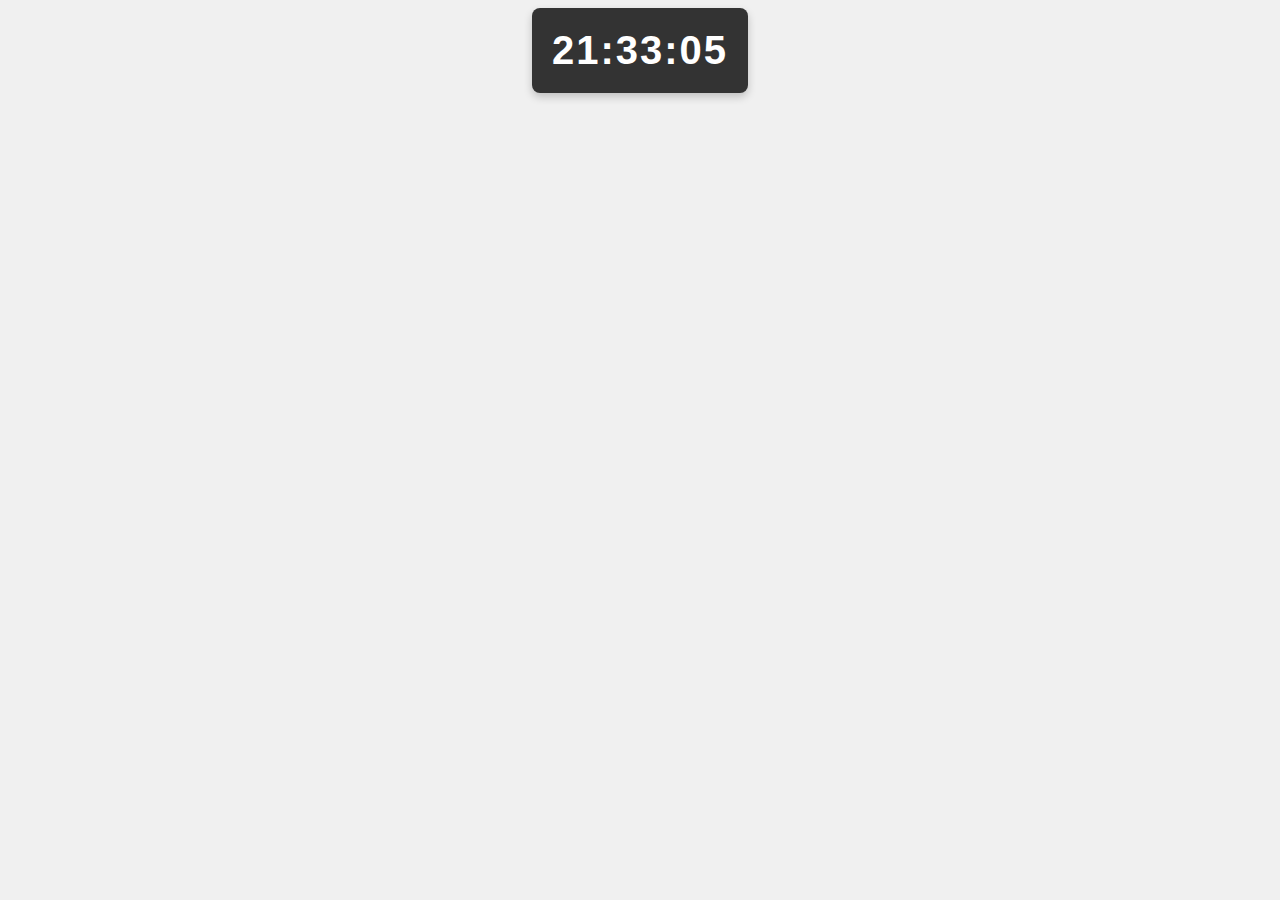
<file: index.html>
<!DOCTYPE html>
<html lang="zh-CN">
<head>
    <meta charset="UTF-8">
    <meta name="viewport" content="width=device-width, initial-scale=1.0">
    <title>数字时钟小组件</title>
    <link rel="stylesheet" href="style.css">
</head>
<body>
    <div id="clock-container">
        <div id="time">00:00:00</div>
    </div>
    <script src="script.js"></script>
</body>
</html>
</file>
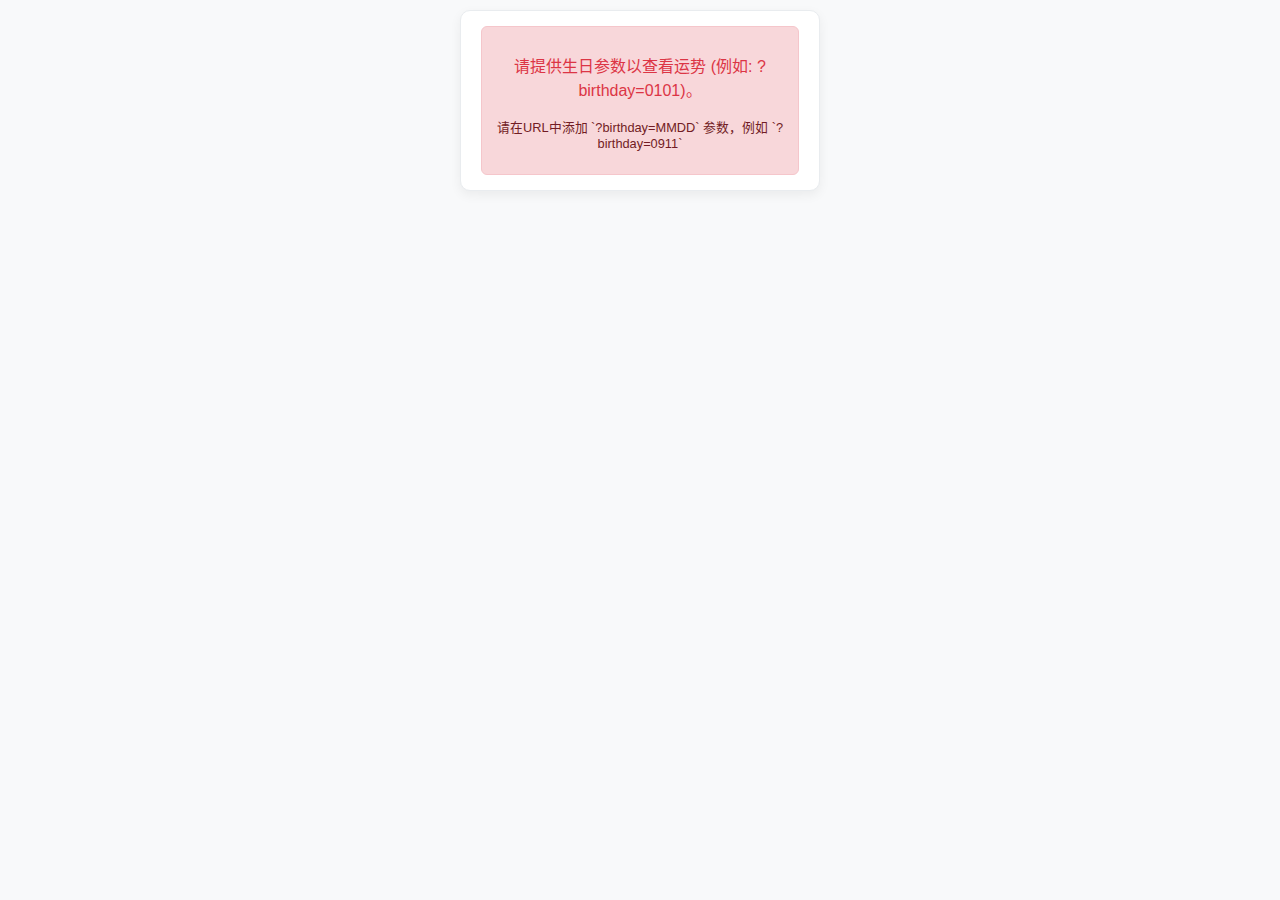
<file: docs/horoscope/index.html>
<!DOCTYPE html>
<html lang="zh-CN">

<head>
    <meta charset="UTF-8">
    <meta name="viewport" content="width=device-width, initial-scale=1.0">
    <title>星座运势</title>
    <link rel="stylesheet" href="style.css">
</head>

<body>
    <div class="horoscope-widget">
        <div id="loading-state" class="loading">
            <div class="spinner"></div>
            <p>正在加载您的专属运势...</p>
        </div>

        <div id="error-state" class="error-message" style="display: none;">
            <p id="error-text"></p>
            <p class="instructions">请在URL中添加 `?birthday=MMDD` 参数，例如 `?birthday=0911`</p>
        </div>

        <div id="data-display" style="display: none;">
            <header class="widget-header">
                <h2 id="sign-title"></h2> <!-- 水瓶座 -->
                <p id="current-time"></p> <!-- 5月27日 -->
            </header>

            <section class="short-comment-section">
                <p id="short-comment"></p> <!-- 常规的节奏进行 -->
            </section>

            <section class="todo-section">
                <div class="todo-item yi">
                    <span class="todo-label">宜</span>
                    <span id="todo-yi"></span>
                </div>
                <div class="todo-item ji">
                    <span class="todo-label">忌</span>
                    <span id="todo-ji"></span>
                </div>
            </section>

            <section class="lucky-info-grid">
                <div class="lucky-item">
                    <span class="label">幸运色:</span>
                    <span id="lucky-color" class="value"></span>
                </div>
                <div class="lucky-item">
                    <span class="label">幸运数字:</span>
                    <span id="lucky-number" class="value"></span>
                </div>
                <div class="lucky-item">
                    <span class="label">速配星座:</span>
                    <span id="lucky-constellation" class="value"></span>
                </div>
            </section>

            <section class="ratings-grid">
                <div class="rating-item">
                    <span class="label">综合运势:</span>
                    <span id="fortune-all" class="value"></span>
                    <span id="index-all" class="index-value"></span>
                </div>
                <div class="rating-item">
                    <span class="label">爱情运势:</span>
                    <span id="fortune-love" class="value"></span>
                    <span id="index-love" class="index-value"></span>
                </div>
                <div class="rating-item">
                    <span class="label">事业学业:</span>
                    <span id="fortune-work" class="value"></span>
                    <span id="index-work" class="index-value"></span>
                </div>
                <div class="rating-item">
                    <span class="label">财富运势:</span>
                    <span id="fortune-money" class="value"></span>
                    <span id="index-money" class="index-value"></span>
                </div>
                <div class="rating-item">
                    <span class="label">健康运势:</span>
                    <span id="fortune-health" class="value"></span>
                    <span id="index-health" class="index-value"></span>
                </div>
            </section>

            <section class="fortune-text-section">
                <h3><span class="icon">📖</span>运势详解</h3>
                <details>
                    <summary>综合运势<span class="arrow"></span></summary>
                    <p id="text-all"></p>
                </details>
                <details>
                    <summary>爱情运势<span class="arrow"></span></summary>
                    <p id="text-love"></p>
                </details>
                <details>
                    <summary>事业学业<span class="arrow"></span></summary>
                    <p id="text-work"></p>
                </details>
                <details>
                    <summary>财富运势<span class="arrow"></span></summary>
                    <p id="text-money"></p>
                </details>
                <details>
                    <summary>健康运势<span class="arrow"></span></summary>
                    <p id="text-health"></p>
                </details>
            </section>
        </div>
    </div>
    <script src="script.js"></script>
</body>

</html>
</file>
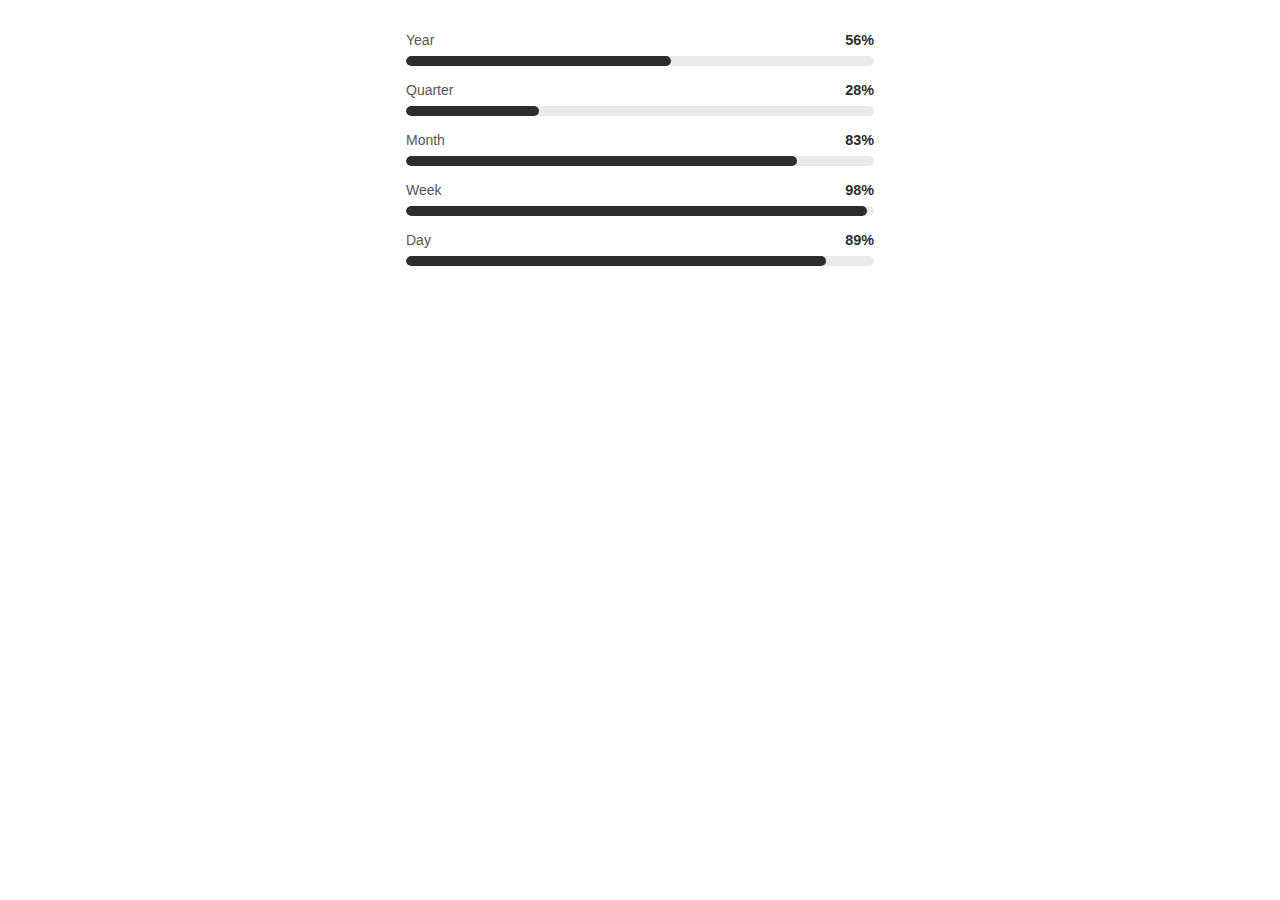
<file: docs/life-progress/index.html>
<!DOCTYPE html>
<html lang="zh-CN">
<head>
    <meta charset="UTF-8">
    <meta name="viewport" content="width=device-width, initial-scale=1.0">
    <title>时间进度条小组件</title>
    <link rel="stylesheet" href="style.css">
</head>
<body>
    <div class="progress-widget-container">
        <div class="progress-item">
            <div class="progress-label">
                <span class="label-text">Year</span>
                <span class="progress-percentage" id="year-percentage">0%</span>
            </div>
            <div class="progress-bar-track">
                <div class="progress-bar-fill" id="year-progress"></div>
            </div>
        </div>
        <div class="progress-item">
            <div class="progress-label">
                <span class="label-text">Quarter</span>
                <span class="progress-percentage" id="quarter-percentage">0%</span>
            </div>
            <div class="progress-bar-track">
                <div class="progress-bar-fill" id="quarter-progress"></div>
            </div>
        </div>
        <div class="progress-item">
            <div class="progress-label">
                <span class="label-text">Month</span>
                <span class="progress-percentage" id="month-percentage">0%</span>
            </div>
            <div class="progress-bar-track">
                <div class="progress-bar-fill" id="month-progress"></div>
            </div>
        </div>
        <div class="progress-item">
            <div class="progress-label">
                <span class="label-text">Week</span>
                <span class="progress-percentage" id="week-percentage">0%</span>
            </div>
            <div class="progress-bar-track">
                <div class="progress-bar-fill" id="week-progress"></div>
            </div>
        </div>
        <div class="progress-item">
            <div class="progress-label">
                <span class="label-text">Day</span>
                <span class="progress-percentage" id="day-percentage">0%</span>
            </div>
            <div class="progress-bar-track">
                <div class="progress-bar-fill" id="day-progress"></div>
            </div>
        </div>
    </div>
    <script src="script.js"></script>
</body>
</html>
</file>
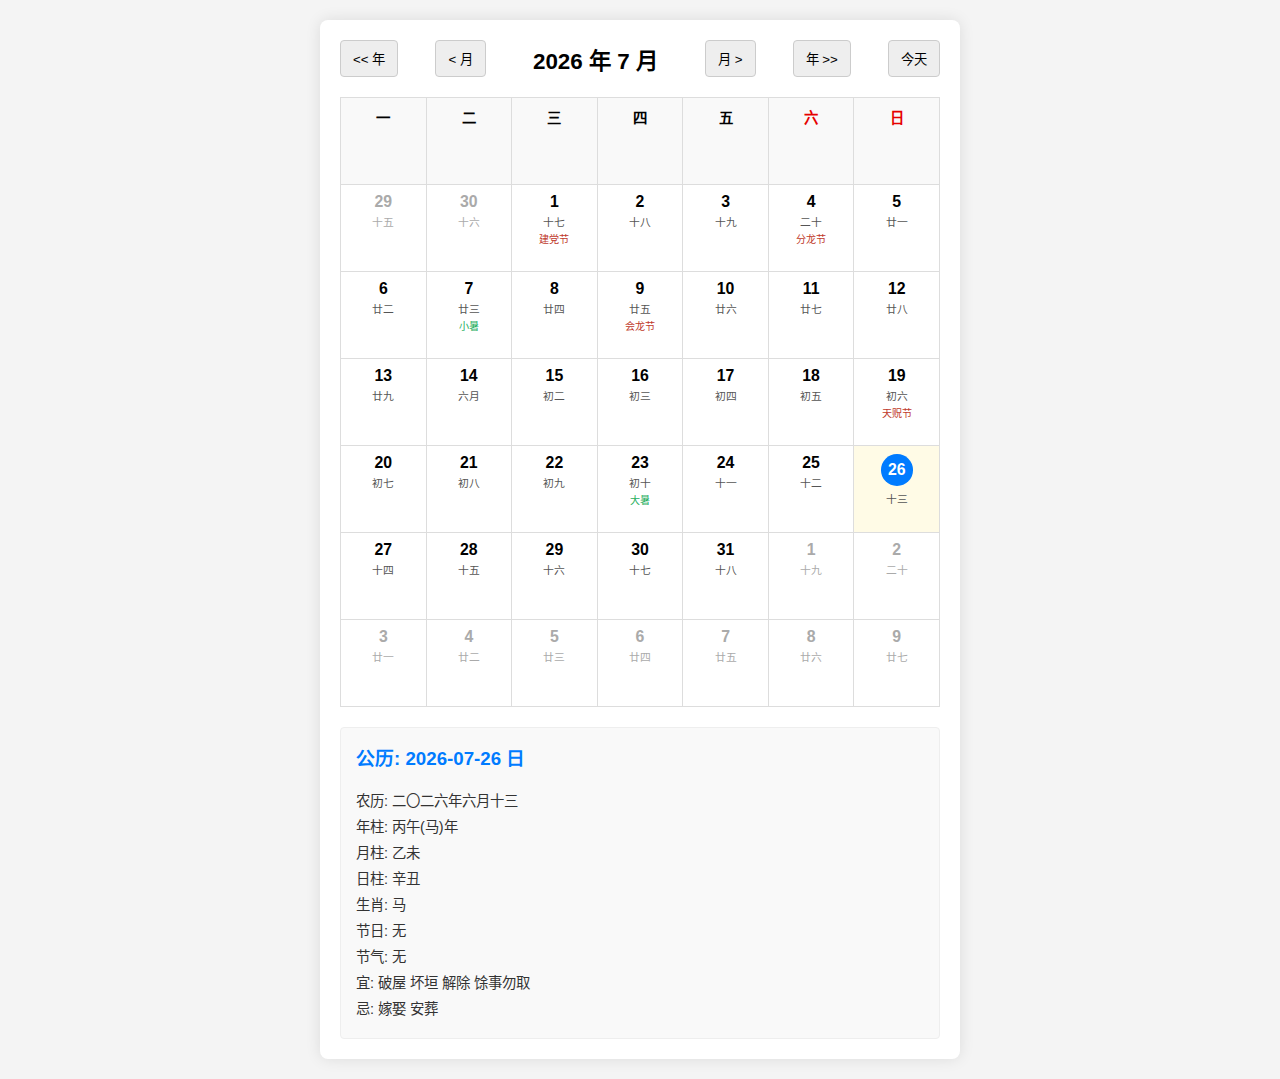
<file: docs/lunar-calendar/index.html>
<!DOCTYPE html>
<html lang="zh-CN">

<head>
    <meta charset="UTF-8">
    <meta name="viewport" content="width=device-width, initial-scale=1.0">
    <title>万年历</title>
    <link rel="stylesheet" href="style.css">
</head>

<body>
    <div class="calendar-container">
        <div class="calendar-header">
            <button id="prev-year">
                << 年</button>
                    <button id="prev-month">
                        < 月</button>
                            <h2 id="current-month-year"></h2>
                            <button id="next-month">月 ></button>
                            <button id="next-year">年 >></button>
                            <button id="go-to-today">今天</button>
        </div>
        <table class="calendar-table">
            <thead>
                <tr>
                    <th>一</th>
                    <th>二</th>
                    <th>三</th>
                    <th>四</th>
                    <th>五</th>
                    <th class="weekend">六</th>
                    <th class="weekend">日</th>
                </tr>
            </thead>
            <tbody id="calendar-body">
                <!-- 日期格子将由 JavaScript 生成 -->
            </tbody>
        </table>
        <div class="date-info-panel" id="date-info-panel" style="display:none;">
            <h3 id="info-solar"></h3>
            <p id="info-lunar"></p>
            <p id="info-ganzhi-year"></p>
            <p id="info-ganzhi-month"></p>
            <p id="info-ganzhi-day"></p>
            <p id="info-animal"></p>
            <p id="info-festivals"></p>
            <p id="info-jieqi"></p>
            <p id="info-yi"></p>
            <p id="info-ji"></p>
        </div>
    </div>

    <!-- 引入 lunar-javascript 库 -->
    <!-- 方式一: 本地文件 -->
    <!-- <script src="lib/lunar.min.js"></script> -->
    <!-- 方式二: CDN (推荐，记得替换为最新版本) -->
    <script src="lib/lunar.min.js"></script>
    <script src="script.js"></script>
</body>

</html>
</file>
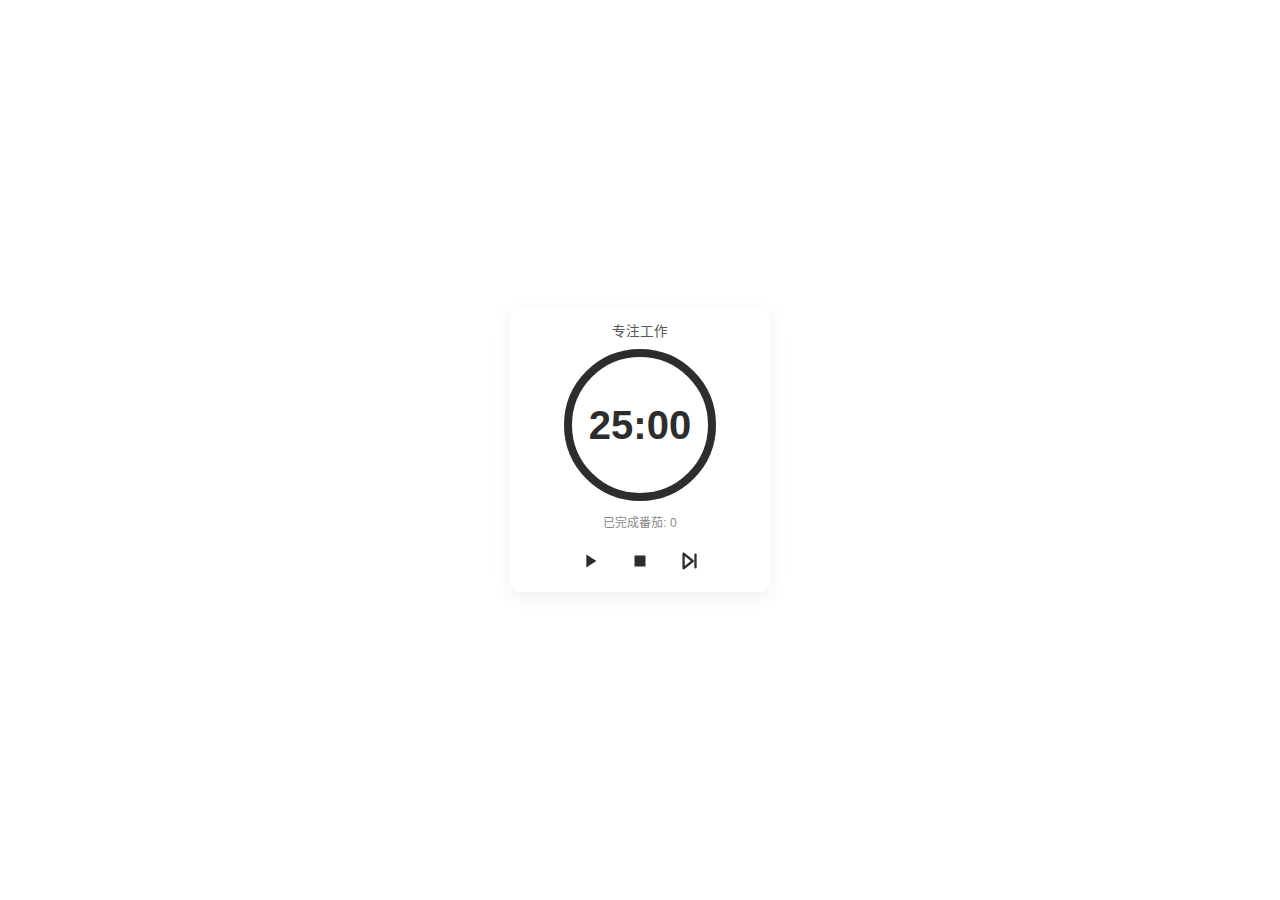
<file: docs/tomato-clock/index.html>
<!DOCTYPE html>
<html lang="zh-CN">

<head>
    <meta charset="UTF-8">
    <meta name="viewport" content="width=device-width, initial-scale=1.0">
    <title>番茄钟小组件</title>
    <link rel="stylesheet" href="style.css">
</head>

<body>
    <div class="pomodoro-widget-container">
        <div class="timer-area">
            <div class="status-display" id="status-display">准备开始</div>
            <div class="timer-circle-container">
                <svg class="timer-svg" viewBox="0 0 100 100">
                    <circle class="progress-track" cx="50" cy="50" r="45"></circle>
                    <circle class="progress-fill" id="progress-fill" cx="50" cy="50" r="45"
                        transform="rotate(-90 50 50)"></circle>
                </svg>
                <div class="time-display" id="time-display">25:00</div>
            </div>
            <div class="pomodoro-count-display" id="pomodoro-count-display">已完成番茄: 0</div>
        </div>

        <div class="controls">
            <button id="play-pause-button" class="control-button" title="开始/暂停">
                <svg id="play-icon" class="icon icon-play" viewBox="0 0 24 24" fill="currentColor">
                    <path d="M8 5v14l11-7z"></path>
                </svg>
                <svg id="pause-icon" class="icon icon-pause" viewBox="0 0 24 24" fill="currentColor"
                    style="display: none;">
                    <path d="M6 19h4V5H6v14zm8-14v14h4V5h-4z"></path>
                </svg>
            </button>
            <button id="stop-button" class="control-button" title="停止并重置当前">
                <svg class="icon icon-stop" viewBox="0 0 24 24" fill="currentColor">
                    <path d="M6 6h12v12H6z"></path>
                </svg>
            </button>
            <button id="skip-button" class="control-button" title="跳过当前阶段">
                <svg class="icon icon-skip" viewBox="0 0 24 24" stroke="currentColor" fill="none" stroke-width="2"
                    stroke-linecap="round" stroke-linejoin="round">
                    <polygon points="5 4 15 12 5 20 5 4"></polygon>
                    <line x1="18" y1="5" x2="18" y2="19"></line>
                </svg>
            </button>
        </div>
    </div>
    <script src="script.js"></script>
</body>

</html>
</file>
<file: style.css>
body {
    margin: 0; /* 确保小组件在 iframe 中不会有多余边距 */
    font-family: 'Arial', sans-serif;
    display: flex;
    justify-content: center;
    align-items: center;
    min-height: 100px; /* 给一个小组件的最小高度，可以根据内容调整 */
    background-color: #f0f0f0; /* 浅色背景，方便预览 */
    text-align: center;
}

#clock-container {
    padding: 20px;
    border-radius: 8px;
    background-color: #333;
    color: #fff;
    box-shadow: 0 4px 8px rgba(0,0,0,0.2);
}

#time {
    font-size: 2.5em; /* 字体可以调整 */
    font-weight: bold;
    letter-spacing: 2px;
}
</file>
<file: docs/horoscope/style.css>
/* style.css */
body {
    font-family: -apple-system, BlinkMacSystemFont, "Segoe UI", Roboto, "Helvetica Neue", Arial, "Noto Sans", sans-serif, "Apple Color Emoji", "Segoe UI Emoji", "Segoe UI Symbol", "Noto Color Emoji";
    margin: 0;
    padding: 10px;
    /* Reduced padding */
    background-color: #f8f9fa;
    color: #333;
    display: flex;
    justify-content: center;
    align-items: flex-start;
    min-height: 100vh;
    box-sizing: border-box;
}

.horoscope-widget {
    background-color: #ffffff;
    border: 1px solid #e9ecef;
    border-radius: 10px;
    box-shadow: 0 4px 12px rgba(0, 0, 0, 0.06);
    /* Slightly reduced shadow */
    padding: 15px 20px;
    /* Reduced padding */
    width: 100%;
    max-width: 360px;
    min-width: 240px;
    box-sizing: border-box;
    transition: opacity 0.3s ease-in-out;
}

/* 加载状态 */
.loading {
    text-align: center;
    padding: 20px 0;
    /* Reduced padding */
    color: #6c757d;
}

.spinner {
    border: 3px solid rgba(0, 0, 0, 0.1);
    /* Slightly smaller border */
    width: 30px;
    /* Reduced size */
    height: 30px;
    /* Reduced size */
    border-radius: 50%;
    border-left-color: #007bff;
    animation: spin 1s ease infinite;
    margin: 0 auto 8px;
    /* Reduced margin */
}

@keyframes spin {
    0% {
        transform: rotate(0deg);
    }

    100% {
        transform: rotate(360deg);
    }
}

/* 错误消息 */
.error-message {
    text-align: center;
    color: #dc3545;
    background-color: #f8d7da;
    border: 1px solid #f5c6cb;
    padding: 10px;
    /* Reduced padding */
    border-radius: 6px;
}

.error-message .instructions {
    font-size: 0.8em;
    /* Slightly reduced font size */
    color: #721c24;
    margin-top: 6px;
    /* Reduced margin */
}

.widget-header {
    text-align: center;
    margin-bottom: 15px;
    /* Reduced margin */
    padding-bottom: 10px;
    /* Reduced padding */
    border-bottom: 1px dashed #dee2e6;
}

.widget-header h2 {
    margin: 0 0 3px 0;
    /* Reduced margin */
    font-size: 1.7em;
    /* Reduced font size */
    color: #007bff;
    font-weight: 600;
}

.widget-header p {
    font-size: 0.9em;
    /* Reduced font size */
    color: #6c757d;
    margin: 0;
}

.short-comment-section {
    text-align: center;
    font-size: 1.0em;
    /* Reduced font size */
    color: #495057;
    padding: 8px 12px;
    /* Reduced padding */
    background-color: #e9f5ff;
    border-radius: 6px;
    margin-bottom: 15px;
    /* Reduced margin */
    font-style: italic;
}

.todo-section {
    display: flex;
    justify-content: space-around;
    margin-bottom: 15px;
    /* Reduced margin */
    gap: 10px;
    /* Reduced gap */
}

.todo-item {
    display: flex;
    align-items: center;
    padding: 6px 10px;
    /* Reduced padding */
    border-radius: 6px;
    flex-grow: 1;
    flex-basis: 0;
}

.todo-item.yi {
    background-color: #d4edda;
    color: #155724;
    border-left: 3px solid #28a745;
    /* Reduced border */
}

.todo-item.ji {
    background-color: #f8d7da;
    color: #721c24;
    border-left: 3px solid #dc3545;
    /* Reduced border */
}

.todo-label {
    font-weight: bold;
    font-size: 1.0em;
    /* Reduced font size */
    margin-right: 6px;
    /* Reduced margin */
    border: 1px solid currentColor;
    border-radius: 50%;
    width: 22px;
    /* Reduced size */
    height: 22px;
    /* Reduced size */
    display: inline-flex;
    justify-content: center;
    align-items: center;
}

.todo-item span:not(.todo-label) {
    font-size: 0.9em;
    /* Reduced font size */
}


.lucky-info-grid {
    display: grid;
    grid-template-columns: repeat(auto-fit, minmax(90px, 1fr));
    /* Slightly smaller minmax */
    gap: 10px;
    /* Reduced gap */
    margin-bottom: 15px;
    /* Reduced margin */
}

.lucky-item {
    background-color: #f8f9fa;
    padding: 10px;
    /* Reduced padding */
    border-radius: 6px;
    text-align: center;
    border: 1px solid #e9ecef;
}

.lucky-item .label {
    display: block;
    font-size: 0.75em;
    /* Reduced font size */
    color: #6c757d;
    margin-bottom: 4px;
    /* Reduced margin */
}

.lucky-item .value {
    font-size: 0.95em;
    /* Reduced font size */
    color: #212529;
    font-weight: 600;
}

.ratings-grid {
    display: grid;
    grid-template-columns: 1fr 1fr;
    gap: 10px;
    /* Reduced gap */
    margin-bottom: 15px;
    /* Reduced margin */
}

.rating-item {
    background-color: #f8f9fa;
    padding: 8px;
    /* Reduced padding */
    border-radius: 6px;
    border: 1px solid #e9ecef;
}

.rating-item .label {
    display: block;
    font-size: 0.8em;
    /* Reduced font size */
    color: #495057;
    margin-bottom: 3px;
    /* Reduced margin */
}

.rating-item .value {
    font-size: 1.1em;
    /* Reduced font size */
    color: #fd7e14;
    font-weight: bold;
    margin-right: 4px;
    /* Reduced margin */
}

.rating-item .index-value {
    font-size: 0.85em;
    /* Reduced font size */
    color: #6c757d;
}


.fortune-text-section h3 {
    font-size: 1.1em;
    /* Reduced font size */
    color: #343a40;
    margin-bottom: 10px;
    /* Reduced margin */
    border-bottom: 1px solid #dee2e6;
    padding-bottom: 6px;
    /* Reduced padding */
    display: flex;
    align-items: center;
}

.fortune-text-section h3 .icon {
    margin-right: 6px;
    /* Reduced margin */
    font-size: 1.0em;
    /* Reduced font size */
}

.fortune-text-section details {
    background-color: #fff;
    border: 1px solid #e0e0e0;
    border-radius: 6px;
    margin-bottom: 8px;
    /* Reduced margin */
    transition: background-color 0.2s;
}

.fortune-text-section details[open] {
    background-color: #f9f9f9;
}

.fortune-text-section summary {
    padding: 10px 12px;
    /* Reduced padding */
    font-weight: 600;
    color: #007bff;
    cursor: pointer;
    list-style: none;
    display: flex;
    justify-content: space-between;
    align-items: center;
    outline: none;
}

.fortune-text-section summary::-webkit-details-marker {
    display: none;
}

.fortune-text-section summary .arrow {
    display: inline-block;
    width: 0;
    height: 0;
    border-left: 4px solid transparent;
    /* Adjusted arrow size */
    border-right: 4px solid transparent;
    /* Adjusted arrow size */
    border-top: 5px solid #007bff;
    /* Adjusted arrow size */
    transition: transform 0.2s ease-in-out;
}

.fortune-text-section details[open] summary .arrow {
    transform: rotate(180deg);
}

.fortune-text-section details p {
    font-size: 0.9em;
    /* Reduced font size */
    line-height: 1.6;
    /* Adjusted line height */
    color: #495057;
    padding: 0px 12px 12px 12px;
    /* Reduced padding, especially top */
    margin: 0;
    text-align: justify;
}
</file>
<file: docs/life-progress/style.css>
/* 基本重置和页面设置 */
html {
    box-sizing: border-box;
    /* 更直观的盒模型 */
    font-size: 16px;
    /* 设置根字体大小，方便 rem 单位计算 */
}

*,
*::before,
*::after {
    box-sizing: inherit;
    margin: 0;
    padding: 0;
}

body {
    font-family: -apple-system, BlinkMacSystemFont, "Segoe UI", Roboto, Oxygen,
        Ubuntu, Cantarell, "Open Sans", "Helvetica Neue", sans-serif;
    background-color: #FFFFFF;
    /* 小组件外部的背景，对于 Notion Embed 来说，这可能是透明的或由Notion控制 */
    color: #333333;
    /* 默认文字颜色 */
    display: flex;
    justify-content: center;
    /* 水平居中（如果 body 直接作为容器）*/
    align-items: flex-start;
    /* 垂直对齐到顶部 */
    padding: 1rem;
    /* 在body周围留出一些空间，以便在独立打开时好看 */
    min-height: 100vh;
    /* 确保在内容较少时，背景也能撑开 */
}

/* 小组件主容器 */
.progress-widget-container {
    width: 100%;
    /* 占据父容器（如 Notion Embed）的全部宽度 */
    max-width: 500px;
    /* 可以设置一个最大宽度，防止在过宽的容器中拉伸变形 */
    min-width: 250px;
    /* 确保在非常窄的容器中不会挤压得太厉害 */
    padding: 1rem;
    /* 内边距 */
    background-color: #FFFFFF;
    /* 小组件卡片的背景色 */
    border-radius: 8px;
    /* 轻微的圆角 */
    /* 可以考虑添加一个非常细微的边框或阴影，如果需要在 Notion 中更突出显示 */
    /* border: 1px solid #E0E0E0; */
    /* box-shadow: 0 2px 8px rgba(0,0,0,0.05); */
}

.progress-item {
    margin-bottom: 1rem;
    /* 每个进度条项目之间的间距 */
}

.progress-item:last-child {
    margin-bottom: 0;
}

.progress-label {
    display: flex;
    justify-content: space-between;
    align-items: baseline;
    /* 基线对齐，使得不同大小的文字也能很好对齐 */
    margin-bottom: 0.5rem;
    /* 标签和进度条之间的间距 */
    font-size: 0.875rem;
    /* 约 14px, 如果根字体是16px */
}

.label-text {
    color: #555555;
    /* 标签文字颜色 (Year, Month etc.) */
    font-weight: 500;
    /* 中等粗细 */
}

.progress-percentage {
    color: #2D2D2D;
    /* 百分比文字颜色，与进度条填充色呼应 */
    font-weight: 600;
    /* 略粗一些 */
    font-size: 0.9rem;
    /* 可以让百分比稍微突出一点 */
}

/* 进度条轨道 */
.progress-bar-track {
    width: 100%;
    height: 10px;
    /* 进度条高度，可以根据喜好调整 */
    background-color: #EAEAEA;
    /* 浅灰色轨道背景 */
    border-radius: 5px;
    /* 使轨道也具有圆角 */
    overflow: hidden;
    /* 确保内部填充条的圆角不会溢出 */
}

/* 进度条填充 */
.progress-bar-fill {
    height: 100%;
    background-color: #2D2D2D;
    /* 高级感的黑色 */
    border-radius: 5px;
    /* 与轨道一致的圆角 */
    width: 0%;
    /* 初始宽度为0, 通过JS更新 */
    transition: width 0.6s cubic-bezier(0.25, 0.1, 0.25, 1);
    /* 更平滑自然的过渡动画 */
}

/* 针对非常小的屏幕或Notion Embed尺寸的调整 */
@media (max-width: 320px) {
    .progress-widget-container {
        padding: 0.75rem;
        min-width: unset;
        /* 在极小宽度下取消最小宽度限制 */
    }

    .progress-label {
        font-size: 0.8rem;
        /* 略微减小字体 */
    }

    .progress-percentage {
        font-size: 0.85rem;
    }

    .progress-bar-track {
        height: 8px;
        /* 略微减小进度条高度 */
        border-radius: 4px;
    }

    .progress-bar-fill {
        border-radius: 4px;
    }
}
</file>
<file: docs/lunar-calendar/style.css>
body {
    font-family: sans-serif;
    display: flex;
    justify-content: center;
    align-items: flex-start;
    /* 修改这里，让日历顶部对齐 */
    min-height: 100vh;
    margin: 20px;
    background-color: #f4f4f4;
}

.calendar-container {
    background: #fff;
    padding: 20px;
    border-radius: 8px;
    box-shadow: 0 0 15px rgba(0, 0, 0, 0.1);
    min-width: 400px;
    /* 根据内容调整 */
    max-width: 600px;
}

.calendar-header {
    display: flex;
    justify-content: space-between;
    align-items: center;
    margin-bottom: 20px;
}

.calendar-header h2 {
    margin: 0 10px;
    font-size: 1.4em;
    min-width: 120px;
    /* 给月份年份显示区一个最小宽度 */
    text-align: center;
}

.calendar-header button {
    padding: 8px 12px;
    cursor: pointer;
    border: 1px solid #ccc;
    background-color: #eee;
    border-radius: 4px;
}

.calendar-header button:hover {
    background-color: #ddd;
}

.calendar-table {
    width: 100%;
    border-collapse: collapse;
    table-layout: fixed;
    /* 让列宽均匀 */
}

.calendar-table th,
.calendar-table td {
    border: 1px solid #ddd;
    padding: 8px;
    /* 减小一点内边距 */
    text-align: center;
    vertical-align: top;
    height: 70px;
    /* 给单元格一个固定高度 */
    font-size: 0.9em;
}

.calendar-table th {
    background-color: #f9f9f9;
}

.date-cell {
    cursor: pointer;
}

.date-cell:hover {
    background-color: #e9f5ff;
}

.solar-day {
    font-size: 1.1em;
    font-weight: bold;
    display: block;
}

.lunar-day {
    font-size: 0.75em;
    color: #555;
    display: block;
    margin-top: 2px;
    overflow: hidden;
    /* 防止节日文字过长 */
    text-overflow: ellipsis;
    /* 显示省略号 */
    white-space: nowrap;
    /* 不换行 */
}

.other-month-day .solar-day,
.other-month-day .lunar-day {
    color: #aaa;
}

.today .solar-day {
    color: #fff;
    background-color: #007bff;
    border-radius: 50%;
    width: 2em;
    /* 调整以适应字体 */
    height: 2em;
    /* 调整以适应字体 */
    line-height: 2em;
    /* 调整以适应字体 */
    margin: 0 auto 2px;
    /* 居中 */
    display: inline-block;
    /* 使其成为圆形背景 */
}

.today {
    background-color: #fffbe6;
    /* 稍微高亮今天的单元格 */
}


.weekend {
    /* 周六周日表头和日期 */
    color: #e60000;
}

.festival {
    font-size: 0.7em;
    color: #c0392b;
    /* 节日红色 */
    display: block;
    margin-top: 2px;
}

.jieqi {
    font-size: 0.7em;
    color: #27ae60;
    /* 节气绿色 */
    display: block;
    margin-top: 2px;
}

/* 信息面板 */
.date-info-panel {
    margin-top: 20px;
    padding: 15px;
    border: 1px solid #eee;
    border-radius: 4px;
    background-color: #f9f9f9;
}

.date-info-panel h3 {
    margin-top: 0;
    color: #007bff;
}

.date-info-panel p {
    font-size: 0.9em;
    margin: 5px 0;
    color: #333;
}
</file>
<file: docs/tomato-clock/style.css>
/* 基本重置和页面设置 */
html {
    box-sizing: border-box;
    font-size: 16px;
}

*,
*::before,
*::after {
    box-sizing: inherit;
    margin: 0;
    padding: 0;
}

body {
    font-family: -apple-system, BlinkMacSystemFont, "Segoe UI", Roboto, Oxygen,
        Ubuntu, Cantarell, "Open Sans", "Helvetica Neue", sans-serif;
    background-color: #FFFFFF;
    /* 小组件外部背景 */
    color: #333333;
    display: flex;
    justify-content: center;
    align-items: center;
    min-height: 100vh;
    padding: 0.25rem;
    /* Body padding a bit smaller if widget itself has some */
}

/* 小组件主容器 */
.pomodoro-widget-container {
    width: 100%;
    max-width: 260px;
    /* 可以适当再减小一点最大宽度，以配合紧凑感 */
    min-width: 180px;
    /* 最小宽度也相应调整 */
    padding: 0.75rem;
    /* 显著减少主容器的内边距 */
    background-color: #FFFFFF;
    border-radius: 10px;
    /* 圆角可以稍微小一点或保持 */
    box-shadow: 0 4px 20px rgba(0, 0, 0, 0.07);
    display: flex;
    flex-direction: column;
    align-items: center;
}

.timer-area {
    width: 100%;
    display: flex;
    flex-direction: column;
    align-items: center;
    margin-bottom: 0.75rem;
    /* 计时区域和控制按钮的间距也减少 */
}

/* 状态显示 */
.status-display {
    font-size: 0.85rem;
    /* 略微调整字体大小以适应紧凑布局 */
    color: #555555;
    margin-bottom: 0.35rem;
    /* 减少间距 */
    font-weight: 500;
    min-height: 1.1em;
}

/* 圆形容器 */
.timer-circle-container {
    position: relative;
    width: 100%;
    max-width: 160px;
    /* 控制圆形的最大尺寸, 也可以减小 */
    aspect-ratio: 1 / 1;
    margin-bottom: 0.35rem;
    /* 减少间距 */
}

.timer-svg {
    width: 100%;
    height: 100%;
    display: block;
}

.progress-track,
.progress-fill {
    fill: none;
    stroke-linecap: round;
    stroke-width: 5;
    /* 修改点1: 显著减少线条粗细 (原为7) */
}

.progress-track {
    stroke: #EAEAEA;
}

.progress-fill {
    stroke: #2D2D2D;
    stroke-dasharray: 282.74;
    /* 2 * PI * 45 (如果SVG r=45). 这个需要根据实际SVG半径调整 */
    /* 如果 .timer-circle-container max-width 调整, SVG viewbox 和 r 可能也需要调整 */
    /* 假设SVG内部的半径 (r) 不变，如果viewBox本身缩放了，相对粗细会变化*/
    /* 此处假设SVG的内部坐标r=45不变，改变stroke-width直接生效 */
    stroke-dashoffset: 0;
    transition: stroke-dashoffset 0.3s linear;
}

/* 时间显示 (位于圆形中央) */
.time-display {
    position: absolute;
    top: 50%;
    left: 50%;
    transform: translate(-50%, -50%);
    font-size: clamp(1.8rem, 9vw, 2.5rem);
    /* 调整字体大小范围以适应更小的圆 */
    color: #2D2D2D;
    font-weight: bold;
}

/* 番茄钟计数显示 */
.pomodoro-count-display {
    font-size: 0.75rem;
    /* 略微调整 */
    color: #888888;
    margin-top: 0.15rem;
    /* 减少间距 */
}

/* 控制按钮区域 */
.controls {
    display: flex;
    justify-content: center;
    align-items: center;
    gap: 0.75rem;
    /* 按钮之间的间隙也略微减小 */
}

.control-button {
    background-color: transparent;
    border: none;
    border-radius: 50%;
    padding: 0.5rem;
    /* 减少按钮的 padding，使其更紧凑 */
    cursor: pointer;
    display: flex;
    justify-content: center;
    align-items: center;
    transition: background-color 0.2s ease;
    color: #2D2D2D;
}

.control-button:hover {
    background-color: #F0F0F0;
}

.control-button:active {
    background-color: #E0E0E0;
}

.icon {
    width: clamp(18px, 5.5vw, 22px);
    /* 响应式图标大小也略微减小 */
    height: clamp(18px, 5.5vw, 22px);
}

.icon-skip {
    stroke-width: 2.5;
    /* 保持不变或按比例略微减小 */
}


/* 针对非常小屏幕或Notion Embed尺寸的细微调整 */
@media (max-width: 220px) {

    /* 断点调整以适应新的紧凑尺寸 */
    .pomodoro-widget-container {
        padding: 0.5rem;
        /* 极小情况下的padding */
        min-width: 160px;
    }

    .timer-circle-container {
        max-width: 120px;
        /* 极小情况下的圆形尺寸 */
    }

    .status-display {
        font-size: 0.75rem;
    }

    .pomodoro-count-display {
        font-size: 0.7rem;
    }

    .controls {
        gap: 0.4rem;
    }

    .control-button {
        padding: 0.4rem;
    }

    .progress-track,
    .progress-fill {
        stroke-width: 4;
        /* 极小屏幕下可以更细 */
    }
}
</file>
